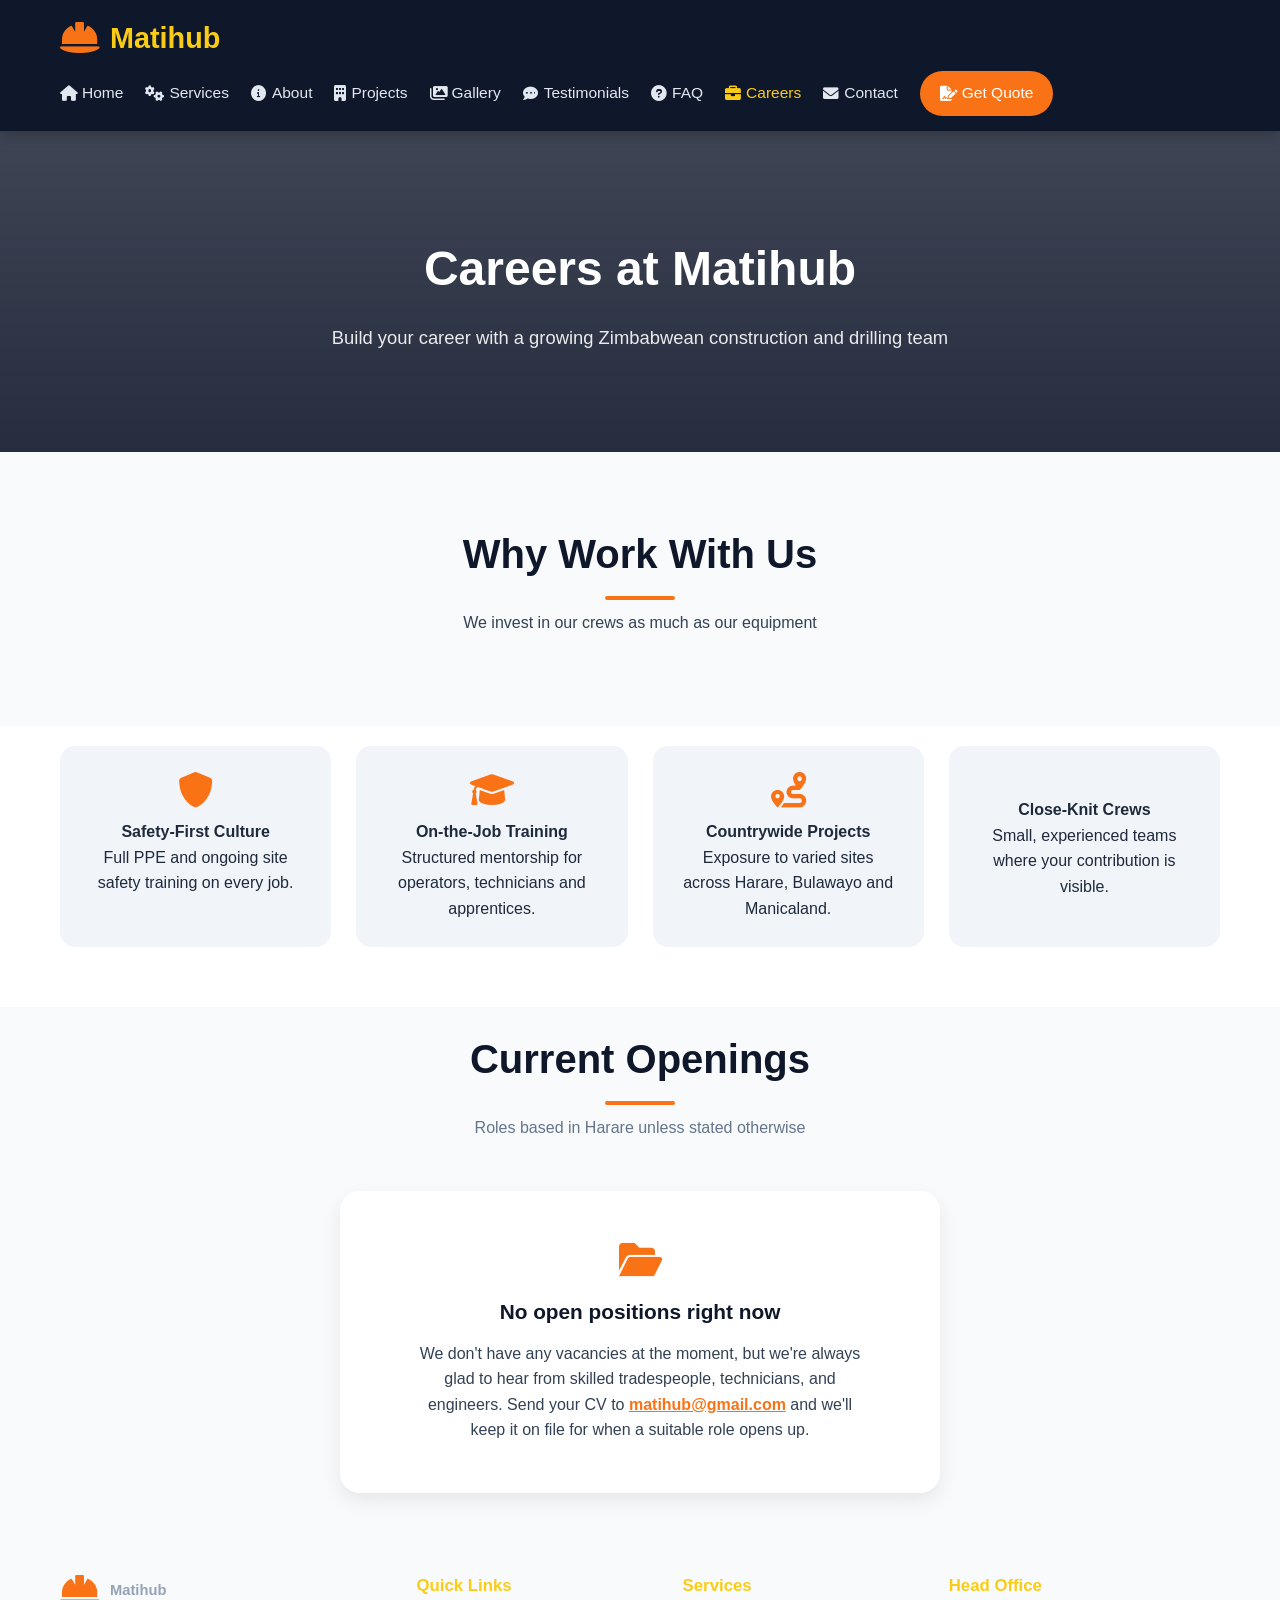
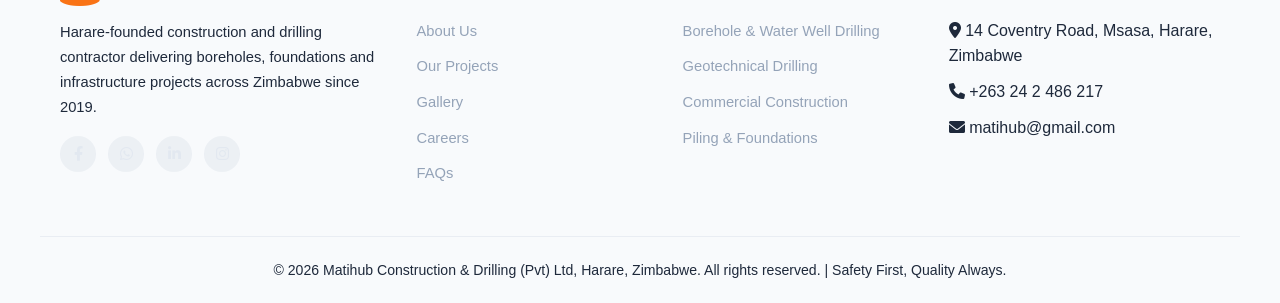
<file: careers.html>
<!DOCTYPE html>
<html lang="en">
<head>
  <meta charset="UTF-8">
  <meta name="viewport" content="width=device-width, initial-scale=1.0">
  <title>Careers - Matihub</title>
  <meta name="description" content="Join the Matihub team. Learn about working with our construction and drilling crews across Zimbabwe.">
  <link rel="stylesheet" href="https://cdnjs.cloudflare.com/ajax/libs/font-awesome/6.0.0-beta3/css/all.min.css">
  <link rel="stylesheet" href="css/main.css">
  <link rel="stylesheet" href="css/pages/careers.css">
</head>
<body data-page="careers">

  <div id="site-header"></div>

  <section class="page-banner" style="background-image: linear-gradient(rgba(15, 23, 42, 0.8), rgba(15, 23, 42, 0.9)), url('https://images.unsplash.com/photo-1504917595217-d4dc5ebe6122?auto=format&fit=crop&w=1350&q=80');">
    <div class="container">
      <h1>Careers at Matihub</h1>
      <p>Build your career with a growing Zimbabwean construction and drilling team</p>
    </div>
  </section>

  <section class="careers-intro">
    <div class="container">
      <div class="section-title">
        <h2>Why Work With Us</h2>
        <p>We invest in our crews as much as our equipment</p>
      </div>
    </div>
  </section>

  <section class="perks">
    <div class="container">
      <div class="perks-grid">
        <div class="perk-card"><i class="fas fa-shield-alt"></i><h4>Safety-First Culture</h4><p>Full PPE and ongoing site safety training on every job.</p></div>
        <div class="perk-card"><i class="fas fa-graduation-cap"></i><h4>On-the-Job Training</h4><p>Structured mentorship for operators, technicians and apprentices.</p></div>
        <div class="perk-card"><i class="fas fa-route"></i><h4>Countrywide Projects</h4><p>Exposure to varied sites across Harare, Bulawayo and Manicaland.</p></div>
        <div class="perk-card"><i class="fas fa-people-group"></i><h4>Close-Knit Crews</h4><p>Small, experienced teams where your contribution is visible.</p></div>
      </div>
    </div>
  </section>

  <section class="openings">
    <div class="container">
      <div class="section-title">
        <h2>Current Openings</h2>
        <p>Roles based in Harare unless stated otherwise</p>
      </div>

      <div class="no-openings">
        <i class="fas fa-folder-open"></i>
        <h3>No open positions right now</h3>
        <p>We don't have any vacancies at the moment, but we're always glad to hear from skilled tradespeople, technicians, and engineers. Send your CV to <a href="mailto:matihub@gmail.com" style="color:var(--clay); font-weight:600;">matihub@gmail.com</a> and we'll keep it on file for when a suitable role opens up.</p>
      </div>
    </div>
  </section>

  <div id="site-footer"></div>

  <script src="js/main.js" defer></script>
</body>
</html>
</file>
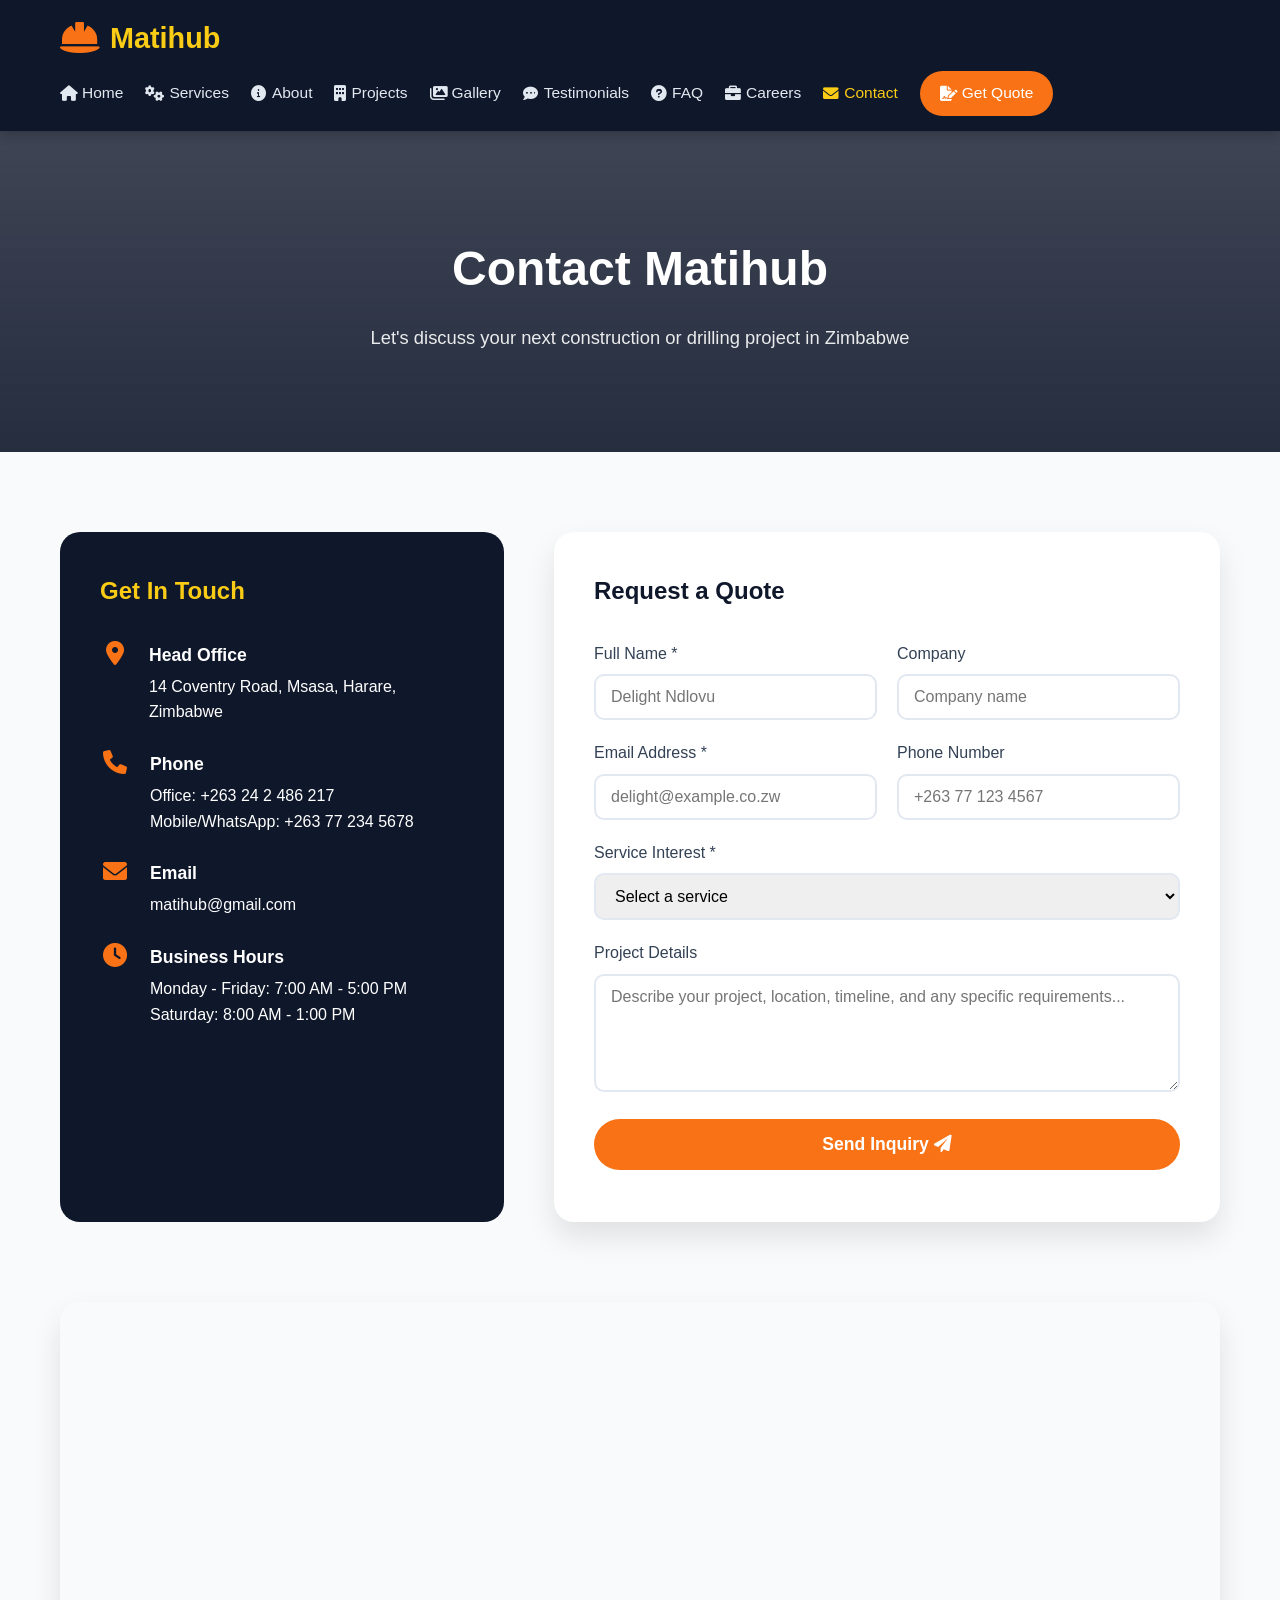
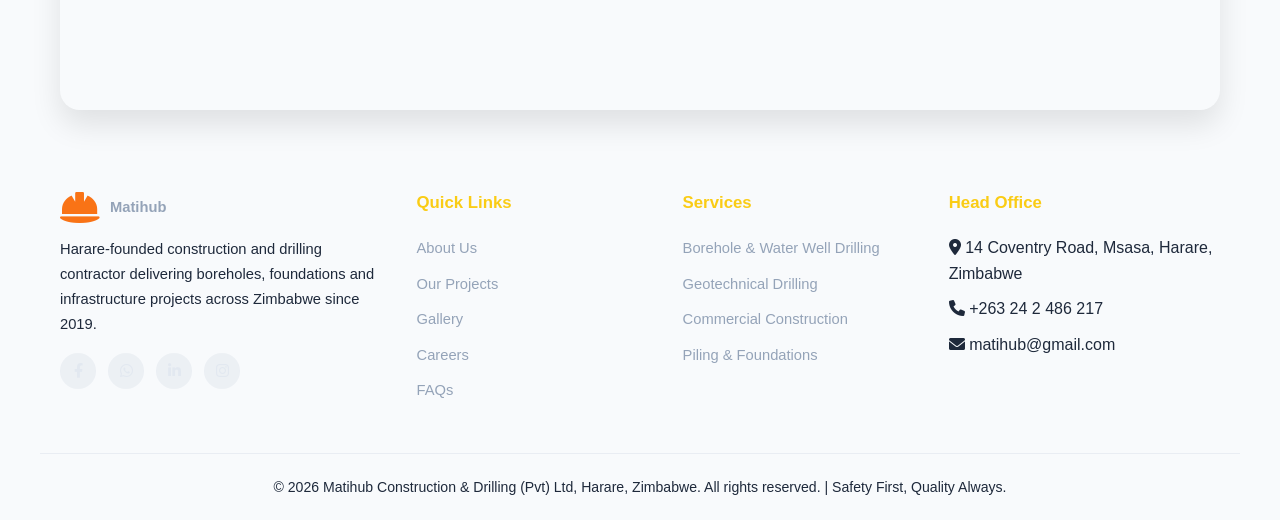
<file: contact.html>
<!DOCTYPE html>
<html lang="en">
<head>
  <meta charset="UTF-8">
  <meta name="viewport" content="width=device-width, initial-scale=1.0">
  <title>Contact Us - Matihub</title>
  <meta name="description" content="Get in touch with Matihub Construction & Drilling in Harare, Zimbabwe for a free site assessment and quote.">
  <link rel="stylesheet" href="https://cdnjs.cloudflare.com/ajax/libs/font-awesome/6.0.0-beta3/css/all.min.css">
  <link rel="stylesheet" href="css/main.css">
  <link rel="stylesheet" href="css/pages/contact.css">
</head>
<body data-page="contact">

  <div id="site-header"></div>

  <section class="page-banner" style="background-image: linear-gradient(rgba(15, 23, 42, 0.8), rgba(15, 23, 42, 0.9)), url('https://images.unsplash.com/photo-1423666639041-f56000c27a9a?auto=format&fit=crop&w=1350&q=80');">
    <div class="container">
      <h1>Contact Matihub</h1>
      <p>Let's discuss your next construction or drilling project in Zimbabwe</p>
    </div>
  </section>

  <section class="contact-section">
    <div class="container">
      <div class="contact-grid">
        <div class="contact-info">
          <h2>Get In Touch</h2>
          <div class="info-item">
            <i class="fas fa-map-marker-alt"></i>
            <div>
              <h3>Head Office</h3>
              <p>14 Coventry Road, Msasa, Harare, Zimbabwe</p>
            </div>
          </div>
          <div class="info-item">
            <i class="fas fa-phone"></i>
            <div>
              <h3>Phone</h3>
              <p>Office: +263 24 2 486 217<br>Mobile/WhatsApp: +263 77 234 5678</p>
            </div>
          </div>
          <div class="info-item">
            <i class="fas fa-envelope"></i>
            <div>
              <h3>Email</h3>
              <p>matihub@gmail.com</p>
            </div>
          </div>
          <div class="info-item">
            <i class="fas fa-clock"></i>
            <div>
              <h3>Business Hours</h3>
              <p>Monday - Friday: 7:00 AM - 5:00 PM<br>Saturday: 8:00 AM - 1:00 PM</p>
            </div>
          </div>
        </div>

        <div class="contact-form">
          <h2>Request a Quote</h2>
          <form id="quoteForm">
            <div class="form-row">
              <div class="form-group">
                <label for="fullName">Full Name *</label>
                <input type="text" id="fullName" required placeholder="Delight Ndlovu">
              </div>
              <div class="form-group">
                <label for="company">Company</label>
                <input type="text" id="company" placeholder="Company name">
              </div>
            </div>
            <div class="form-row">
              <div class="form-group">
                <label for="email">Email Address *</label>
                <input type="email" id="email" required placeholder="delight@example.co.zw">
              </div>
              <div class="form-group">
                <label for="phone">Phone Number</label>
                <input type="tel" id="phone" placeholder="+263 77 123 4567">
              </div>
            </div>
            <div class="form-group">
              <label for="service">Service Interest *</label>
              <select id="service" required>
                <option value="">Select a service</option>
                <option>Borehole &amp; Water Well Drilling</option>
                <option>Geotechnical Drilling</option>
                <option>Commercial Construction</option>
                <option>Piling &amp; Foundations</option>
                <option>Civil Infrastructure</option>
                <option>Other</option>
              </select>
            </div>
            <div class="form-group">
              <label for="details">Project Details</label>
              <textarea id="details" rows="5" placeholder="Describe your project, location, timeline, and any specific requirements..."></textarea>
            </div>
            <button type="submit" class="submit-btn">Send Inquiry <i class="fas fa-paper-plane"></i></button>
            <p class="form-note" id="formStatus"></p>
          </form>
        </div>
      </div>
    </div>
  </section>

  <section class="map-section">
    <div class="container">
      <div class="map-container">
        <iframe src="https://www.google.com/maps?q=Msasa,+Harare,+Zimbabwe&output=embed" allowfullscreen="" loading="lazy" title="Matihub head office location in Msasa, Harare"></iframe>
      </div>
    </div>
  </section>

  <div id="site-footer"></div>

  <script src="js/main.js" defer></script>
  <script src="js/pages/contact.js" defer></script>
</body>
</html>
</file>
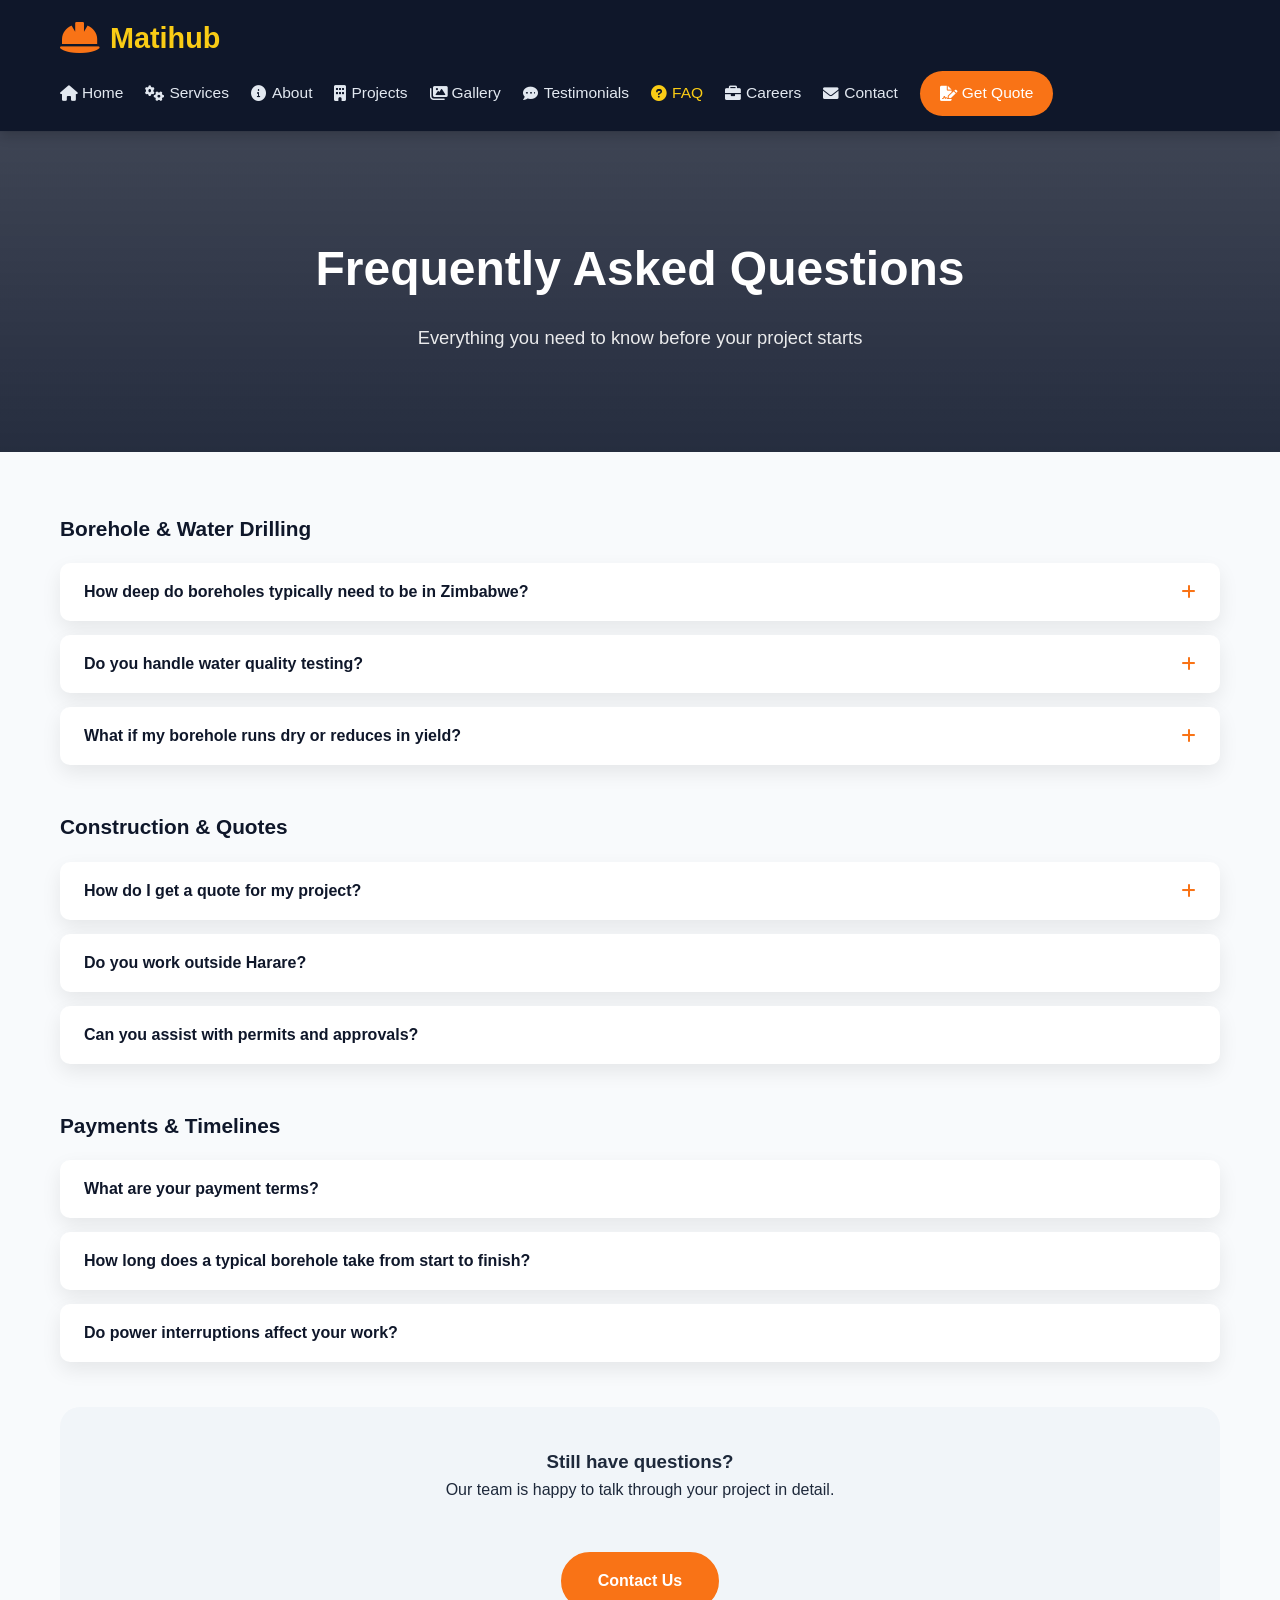
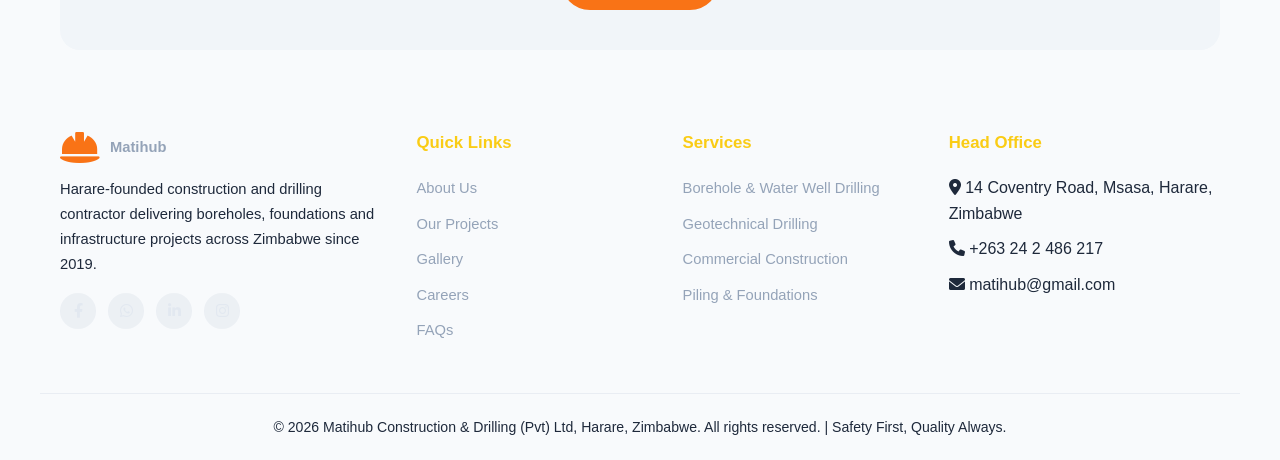
<file: faq.html>
<!DOCTYPE html>
<html lang="en">
<head>
  <meta charset="UTF-8">
  <meta name="viewport" content="width=device-width, initial-scale=1.0">
  <title>FAQs - Matihub</title>
  <meta name="description" content="Answers to common questions about borehole drilling, construction quotes, and working with Matihub in Zimbabwe.">
  <link rel="stylesheet" href="https://cdnjs.cloudflare.com/ajax/libs/font-awesome/6.0.0-beta3/css/all.min.css">
  <link rel="stylesheet" href="css/main.css">
  <link rel="stylesheet" href="css/pages/faq.css">
</head>
<body data-page="faq">

  <div id="site-header"></div>

  <section class="page-banner" style="background-image: linear-gradient(rgba(15, 23, 42, 0.8), rgba(15, 23, 42, 0.9)), url('https://images.unsplash.com/photo-1590856029826-c7a73142bbf1?auto=format&fit=crop&w=1350&q=80');">
    <div class="container">
      <h1>Frequently Asked Questions</h1>
      <p>Everything you need to know before your project starts</p>
    </div>
  </section>

  <section class="faq-section">
    <div class="container">

      <div class="faq-category">
        <h3>Borehole &amp; Water Drilling</h3>

        <div class="faq-item">
          <button class="faq-question">How deep do boreholes typically need to be in Zimbabwe? <i class="fas fa-plus"></i></button>
          <div class="faq-answer"><p>It varies by area and underlying geology. Many residential boreholes strike a reliable water column between 40 and 90 metres, though some sites in harder rock or drought-affected areas require deeper drilling. We assess this on a site-by-site basis before quoting.</p></div>
        </div>

        <div class="faq-item">
          <button class="faq-question">Do you handle water quality testing? <i class="fas fa-plus"></i></button>
          <div class="faq-answer"><p>Yes. Once a borehole is drilled, we take a water sample and can arrange laboratory testing so you know your water is safe for its intended use before we install a pump.</p></div>
        </div>

        <div class="faq-item">
          <button class="faq-question">What if my borehole runs dry or reduces in yield? <i class="fas fa-plus"></i></button>
          <div class="faq-answer"><p>We offer rehabilitation and deepening services for existing boreholes, including ours and those drilled by other contractors, subject to a site inspection.</p></div>
        </div>
      </div>

      <div class="faq-category">
        <h3>Construction &amp; Quotes</h3>

        <div class="faq-item">
          <button class="faq-question">How do I get a quote for my project? <i class="fas fa-plus"></i></button>
          <div class="faq-answer"><p>Fill in the quote request form on our <a href="contact.html">Contact page</a>, call our office, or message us on WhatsApp. We'll schedule a site visit and follow up with an itemised quote.</p></div>
        </div>

        <div class="faq-item">
          <button class="faq-question">Do you work outside Harare?</button>
          <div class="faq-answer"><p>Yes — we have crews based in Harare and Bulawayo and regularly take on projects across Mashonaland, Matabeleland, and Manicaland.</p></div>
        </div>

        <div class="faq-item">
          <button class="faq-question">Can you assist with permits and approvals?</button>
          <div class="faq-answer"><p>We help clients understand what local council and regulatory approvals typically apply to their project and can coordinate with relevant authorities on your behalf where needed.</p></div>
        </div>
      </div>

      <div class="faq-category">
        <h3>Payments &amp; Timelines</h3>

        <div class="faq-item">
          <button class="faq-question">What are your payment terms?</button>
          <div class="faq-answer"><p>Most projects follow a deposit-on-confirmation and balance-on-completion structure, with milestone payments for larger construction contracts. Exact terms are set out in your quote.</p></div>
        </div>

        <div class="faq-item">
          <button class="faq-question">How long does a typical borehole take from start to finish?</button>
          <div class="faq-answer"><p>A standard residential borehole, including drilling, casing, and test pumping, is usually completed within one to three working days, depending on depth and site access.</p></div>
        </div>

        <div class="faq-item">
          <button class="faq-question">Do power interruptions affect your work?</button>
          <div class="faq-answer"><p>No — our drill rigs and most site equipment are diesel-powered, so scheduled power interruptions don't hold up drilling or excavation work.</p></div>
        </div>
      </div>

    </div>

    <div class="container">
      <div class="faq-cta">
        <h3>Still have questions?</h3>
        <p>Our team is happy to talk through your project in detail.</p>
        <div class="mt-lg"><a href="contact.html" class="btn-primary">Contact Us</a></div>
      </div>
    </div>
  </section>

  <div id="site-footer"></div>

  <script src="js/main.js" defer></script>
  <script src="js/pages/faq.js" defer></script>
</body>
</html>
</file>
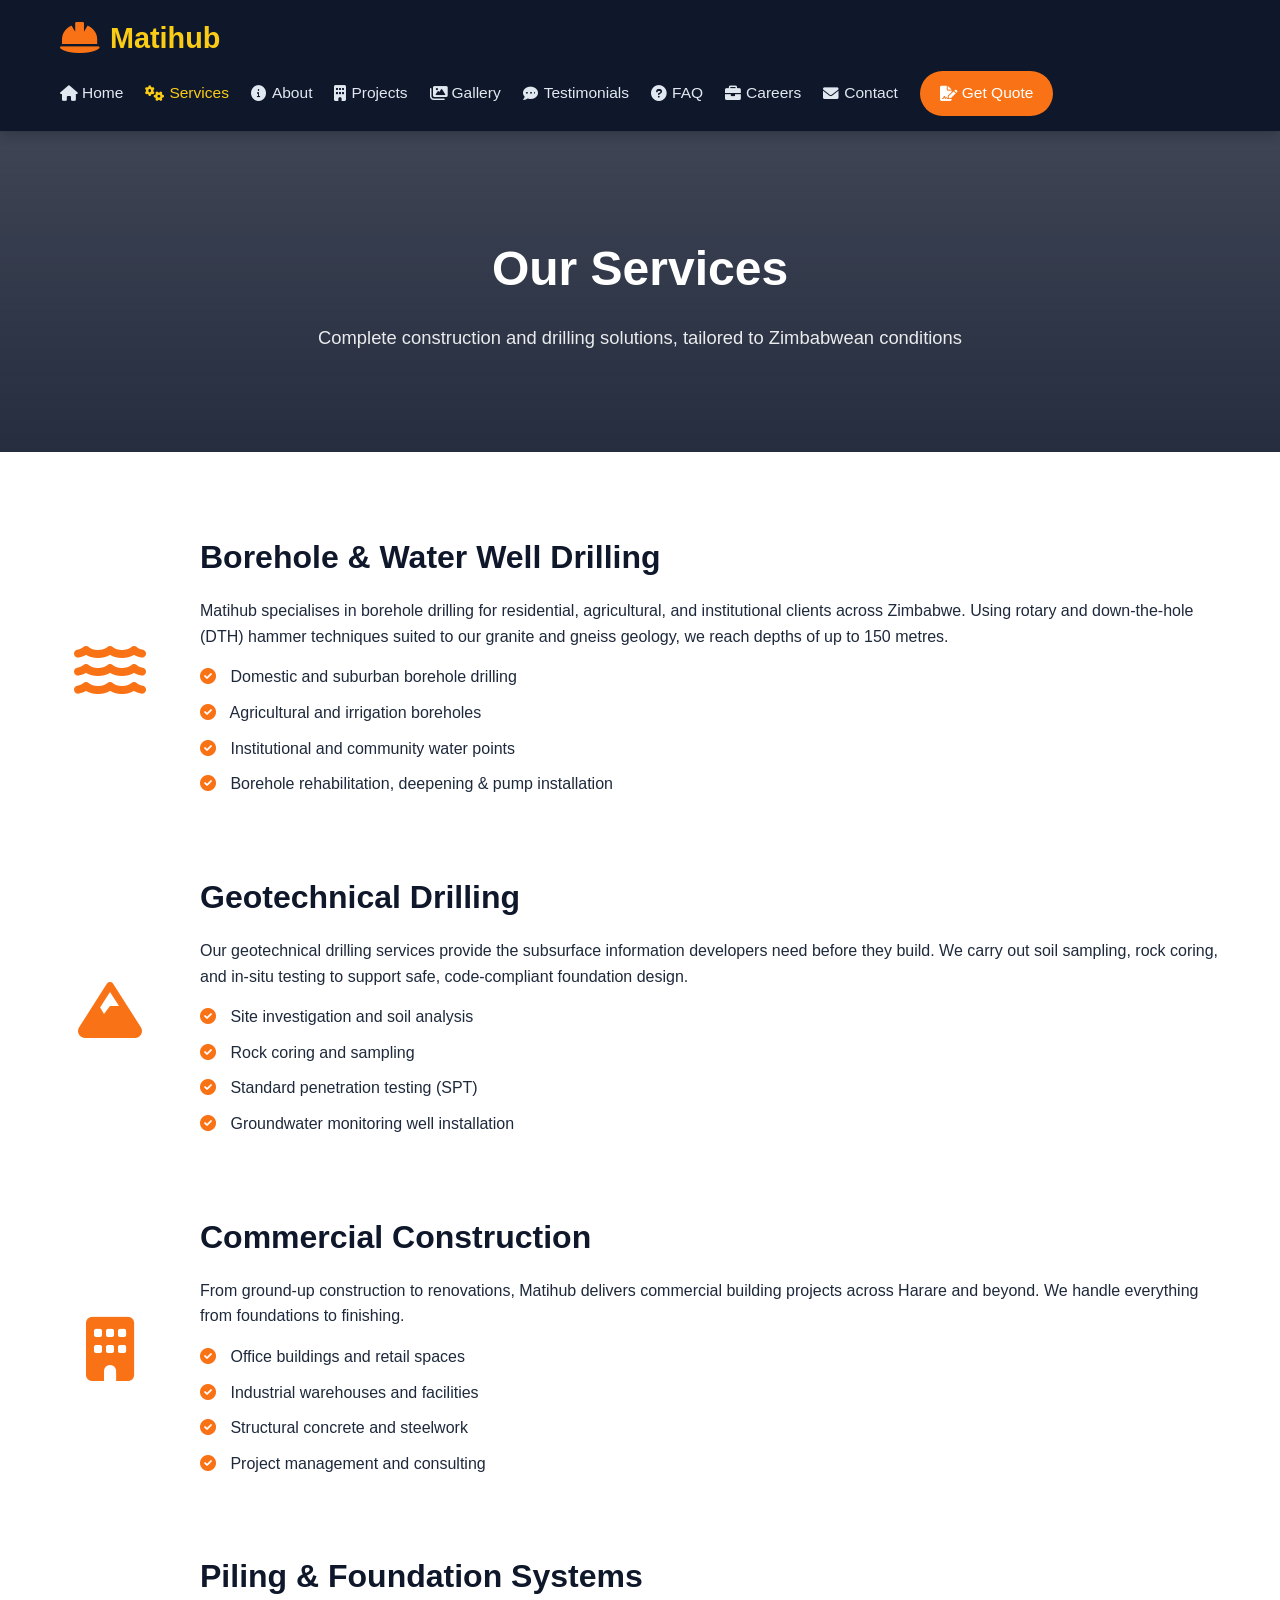
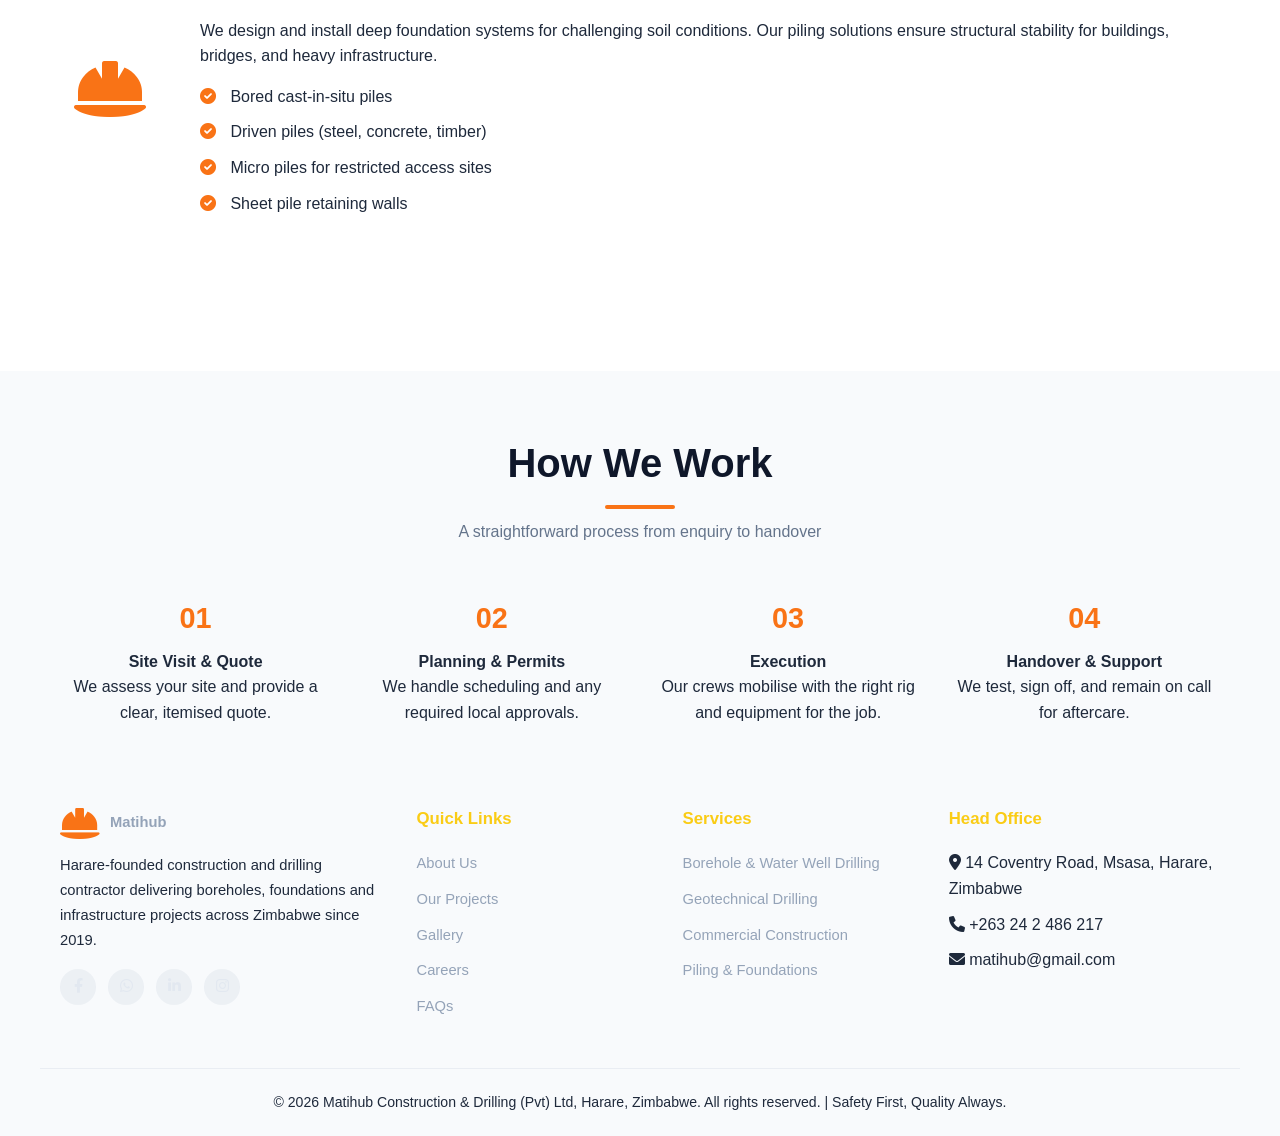
<file: services.html>
<!DOCTYPE html>
<html lang="en">
<head>
  <meta charset="UTF-8">
  <meta name="viewport" content="width=device-width, initial-scale=1.0">
  <title>Services - Matihub</title>
  <meta name="description" content="Borehole drilling, geotechnical investigation, commercial construction, and piling services from Matihub, based in Harare, Zimbabwe.">
  <link rel="stylesheet" href="https://cdnjs.cloudflare.com/ajax/libs/font-awesome/6.0.0-beta3/css/all.min.css">
  <link rel="stylesheet" href="css/main.css">
  <link rel="stylesheet" href="css/pages/services.css">
</head>
<body data-page="services">

  <div id="site-header"></div>

  <section class="page-banner" style="background-image: linear-gradient(rgba(15, 23, 42, 0.8), rgba(15, 23, 42, 0.9)), url('https://images.unsplash.com/photo-1581092160562-40aa08e78837?auto=format&fit=crop&w=1350&q=80');">
    <div class="container">
      <h1>Our Services</h1>
      <p>Complete construction and drilling solutions, tailored to Zimbabwean conditions</p>
    </div>
  </section>

  <section class="services-detailed">
    <div class="container">
      <div class="service-item" id="water-well-drilling">
        <div class="service-icon"><i class="fas fa-water"></i></div>
        <div class="service-content">
          <h2>Borehole &amp; Water Well Drilling</h2>
          <p>Matihub specialises in borehole drilling for residential, agricultural, and institutional clients across Zimbabwe. Using rotary and down-the-hole (DTH) hammer techniques suited to our granite and gneiss geology, we reach depths of up to 150 metres.</p>
          <ul>
            <li><i class="fas fa-check-circle"></i> Domestic and suburban borehole drilling</li>
            <li><i class="fas fa-check-circle"></i> Agricultural and irrigation boreholes</li>
            <li><i class="fas fa-check-circle"></i> Institutional and community water points</li>
            <li><i class="fas fa-check-circle"></i> Borehole rehabilitation, deepening &amp; pump installation</li>
          </ul>
        </div>
      </div>

      <div class="service-item" id="geotechnical-drilling">
        <div class="service-icon"><i class="fas fa-mountain"></i></div>
        <div class="service-content">
          <h2>Geotechnical Drilling</h2>
          <p>Our geotechnical drilling services provide the subsurface information developers need before they build. We carry out soil sampling, rock coring, and in-situ testing to support safe, code-compliant foundation design.</p>
          <ul>
            <li><i class="fas fa-check-circle"></i> Site investigation and soil analysis</li>
            <li><i class="fas fa-check-circle"></i> Rock coring and sampling</li>
            <li><i class="fas fa-check-circle"></i> Standard penetration testing (SPT)</li>
            <li><i class="fas fa-check-circle"></i> Groundwater monitoring well installation</li>
          </ul>
        </div>
      </div>

      <div class="service-item" id="commercial-construction">
        <div class="service-icon"><i class="fas fa-building"></i></div>
        <div class="service-content">
          <h2>Commercial Construction</h2>
          <p>From ground-up construction to renovations, Matihub delivers commercial building projects across Harare and beyond. We handle everything from foundations to finishing.</p>
          <ul>
            <li><i class="fas fa-check-circle"></i> Office buildings and retail spaces</li>
            <li><i class="fas fa-check-circle"></i> Industrial warehouses and facilities</li>
            <li><i class="fas fa-check-circle"></i> Structural concrete and steelwork</li>
            <li><i class="fas fa-check-circle"></i> Project management and consulting</li>
          </ul>
        </div>
      </div>

      <div class="service-item" id="piling-foundations">
        <div class="service-icon"><i class="fas fa-hard-hat"></i></div>
        <div class="service-content">
          <h2>Piling &amp; Foundation Systems</h2>
          <p>We design and install deep foundation systems for challenging soil conditions. Our piling solutions ensure structural stability for buildings, bridges, and heavy infrastructure.</p>
          <ul>
            <li><i class="fas fa-check-circle"></i> Bored cast-in-situ piles</li>
            <li><i class="fas fa-check-circle"></i> Driven piles (steel, concrete, timber)</li>
            <li><i class="fas fa-check-circle"></i> Micro piles for restricted access sites</li>
            <li><i class="fas fa-check-circle"></i> Sheet pile retaining walls</li>
          </ul>
        </div>
      </div>
    </div>
  </section>

  <section class="process-strip">
    <div class="container">
      <div class="section-title">
        <h2>How We Work</h2>
        <p>A straightforward process from enquiry to handover</p>
      </div>
      <div class="process-grid">
        <div class="process-step"><span class="step-num">01</span><h4>Site Visit &amp; Quote</h4><p>We assess your site and provide a clear, itemised quote.</p></div>
        <div class="process-step"><span class="step-num">02</span><h4>Planning &amp; Permits</h4><p>We handle scheduling and any required local approvals.</p></div>
        <div class="process-step"><span class="step-num">03</span><h4>Execution</h4><p>Our crews mobilise with the right rig and equipment for the job.</p></div>
        <div class="process-step"><span class="step-num">04</span><h4>Handover &amp; Support</h4><p>We test, sign off, and remain on call for aftercare.</p></div>
      </div>
    </div>
  </section>

  <div id="site-footer"></div>

  <script src="js/main.js" defer></script>
</body>
</html>
</file>
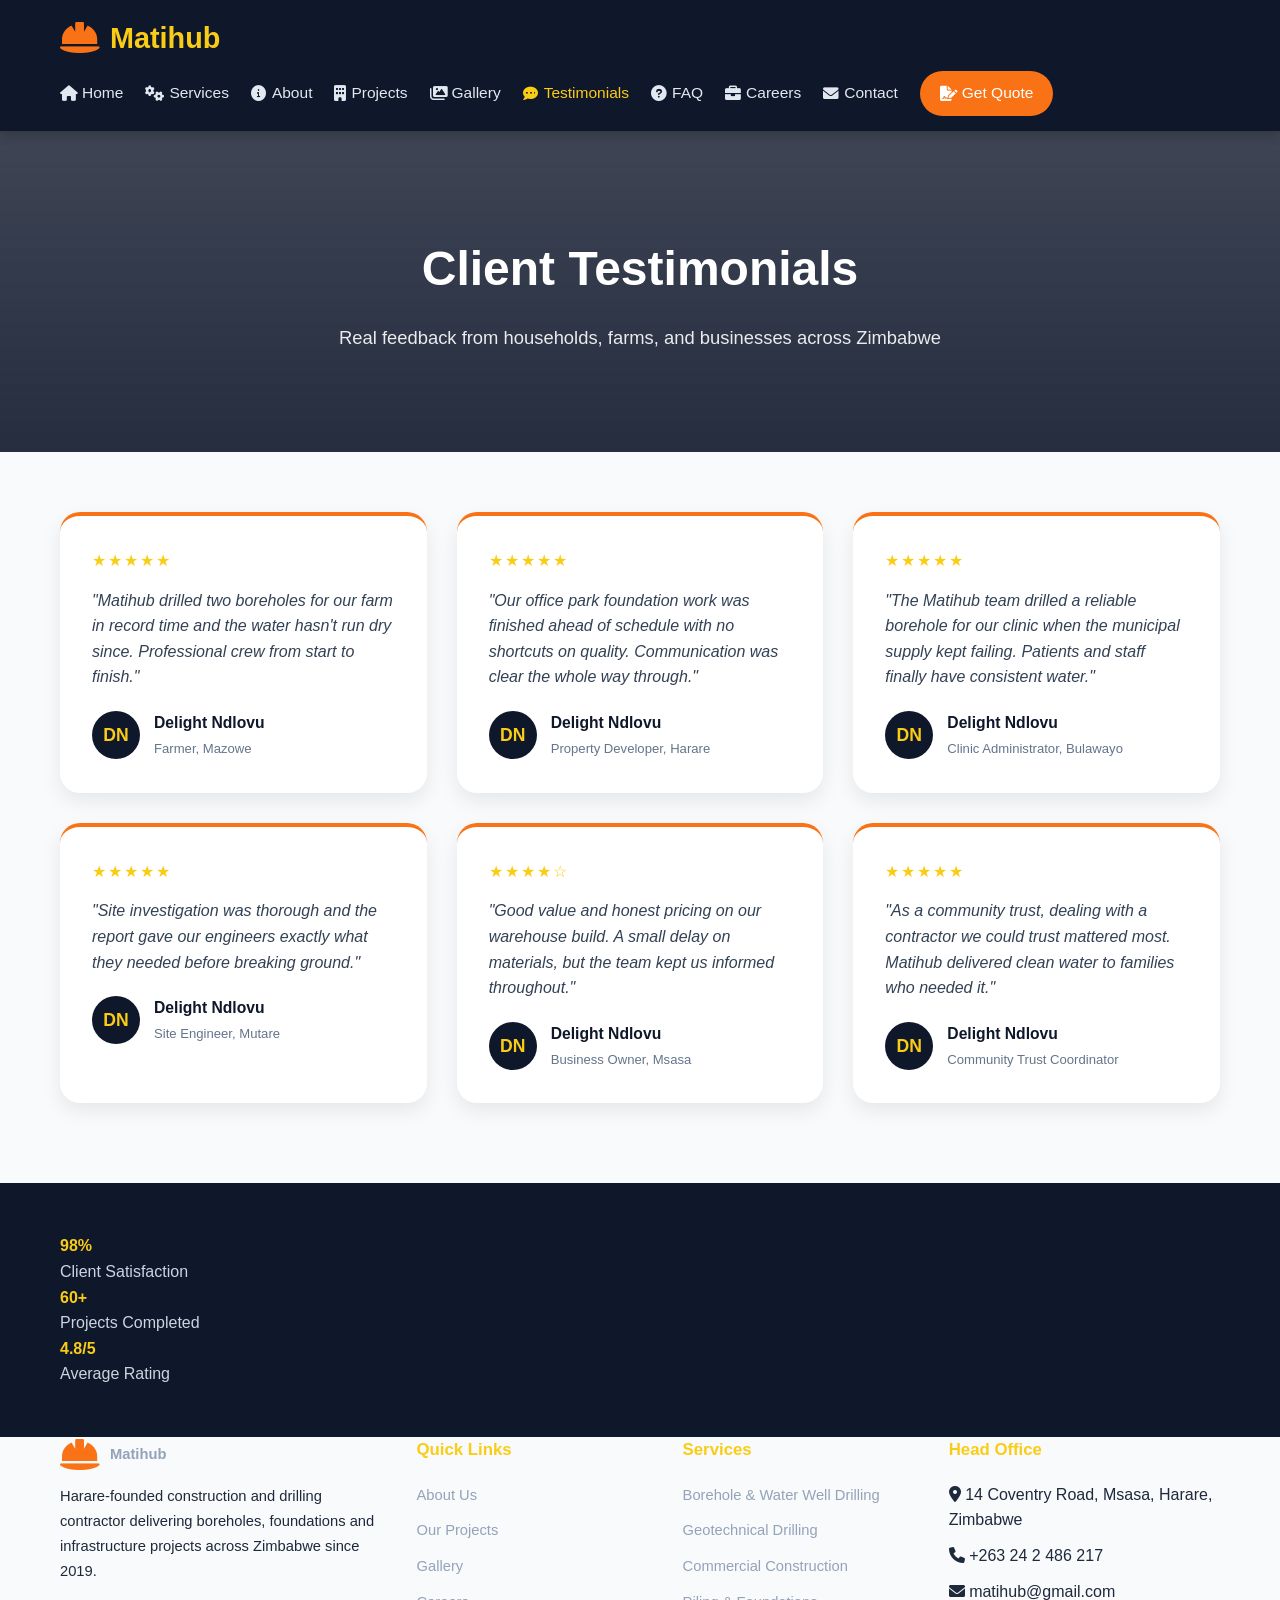
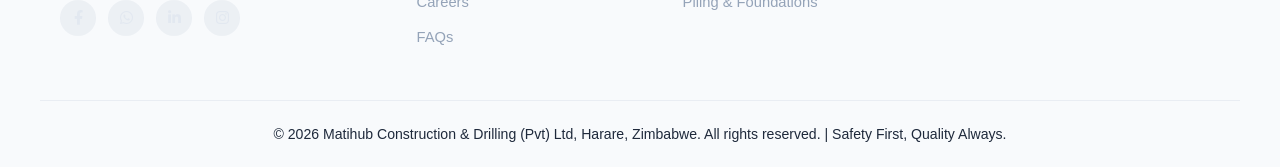
<file: testimonials.html>
<!DOCTYPE html>
<html lang="en">
<head>
  <meta charset="UTF-8">
  <meta name="viewport" content="width=device-width, initial-scale=1.0">
  <title>Testimonials - Matihub</title>
  <meta name="description" content="What clients across Zimbabwe say about working with Matihub Construction & Drilling.">
  <link rel="stylesheet" href="https://cdnjs.cloudflare.com/ajax/libs/font-awesome/6.0.0-beta3/css/all.min.css">
  <link rel="stylesheet" href="css/main.css">
  <link rel="stylesheet" href="css/pages/testimonials.css">
</head>
<body data-page="testimonials">

  <div id="site-header"></div>

  <section class="page-banner" style="background-image: linear-gradient(rgba(15, 23, 42, 0.8), rgba(15, 23, 42, 0.9)), url('https://images.unsplash.com/photo-1541888946425-d81bb19240f5?auto=format&fit=crop&w=1350&q=80');">
    <div class="container">
      <h1>Client Testimonials</h1>
      <p>Real feedback from households, farms, and businesses across Zimbabwe</p>
    </div>
  </section>

  <section class="testimonials-section">
    <div class="container">
      <div class="testimonials-grid">

        <div class="testimonial-card">
          <div class="testimonial-stars">★★★★★</div>
          <p class="quote">"Matihub drilled two boreholes for our farm in record time and the water hasn't run dry since. Professional crew from start to finish."</p>
          <div class="testimonial-author">
            <div class="avatar">DN</div>
            <div><h4>Delight Ndlovu</h4><span>Farmer, Mazowe</span></div>
          </div>
        </div>

        <div class="testimonial-card">
          <div class="testimonial-stars">★★★★★</div>
          <p class="quote">"Our office park foundation work was finished ahead of schedule with no shortcuts on quality. Communication was clear the whole way through."</p>
          <div class="testimonial-author">
            <div class="avatar">DN</div>
            <div><h4>Delight Ndlovu</h4><span>Property Developer, Harare</span></div>
          </div>
        </div>

        <div class="testimonial-card">
          <div class="testimonial-stars">★★★★★</div>
          <p class="quote">"The Matihub team drilled a reliable borehole for our clinic when the municipal supply kept failing. Patients and staff finally have consistent water."</p>
          <div class="testimonial-author">
            <div class="avatar">DN</div>
            <div><h4>Delight Ndlovu</h4><span>Clinic Administrator, Bulawayo</span></div>
          </div>
        </div>

        <div class="testimonial-card">
          <div class="testimonial-stars">★★★★★</div>
          <p class="quote">"Site investigation was thorough and the report gave our engineers exactly what they needed before breaking ground."</p>
          <div class="testimonial-author">
            <div class="avatar">DN</div>
            <div><h4>Delight Ndlovu</h4><span>Site Engineer, Mutare</span></div>
          </div>
        </div>

        <div class="testimonial-card">
          <div class="testimonial-stars">★★★★☆</div>
          <p class="quote">"Good value and honest pricing on our warehouse build. A small delay on materials, but the team kept us informed throughout."</p>
          <div class="testimonial-author">
            <div class="avatar">DN</div>
            <div><h4>Delight Ndlovu</h4><span>Business Owner, Msasa</span></div>
          </div>
        </div>

        <div class="testimonial-card">
          <div class="testimonial-stars">★★★★★</div>
          <p class="quote">"As a community trust, dealing with a contractor we could trust mattered most. Matihub delivered clean water to families who needed it."</p>
          <div class="testimonial-author">
            <div class="avatar">DN</div>
            <div><h4>Delight Ndlovu</h4><span>Community Trust Coordinator</span></div>
          </div>
        </div>

      </div>
    </div>
  </section>

  <section class="stats-strip">
    <div class="container drill-stats">
      <div class="stat"><h4>98%</h4><p>Client Satisfaction</p></div>
      <div class="stat"><h4>60+</h4><p>Projects Completed</p></div>
      <div class="stat"><h4>4.8/5</h4><p>Average Rating</p></div>
    </div>
  </section>

  <div id="site-footer"></div>

  <script src="js/main.js" defer></script>
</body>
</html>
</file>
<file: css/main.css>
/* ============================================
   MATIHUB — GLOBAL STYLESHEET
   Shared across every page: reset, typography,
   header/nav, footer, buttons, and common blocks.
   Page-specific styles live in /css/pages/*.css
   ============================================ */

:root {
  --navy: #0f172a;
  --navy-deep: #020617;
  --slate: #1e293b;
  --slate-mid: #334155;
  --slate-light: #64748b;
  --cream: #f8fafc;
  --white: #ffffff;
  --panel: #f1f5f9;
  --gold: #facc15;
  --clay: #f97316;
  --clay-deep: #ea580c;
  --clay-darker: #c2410c;
  --border: #e2e8f0;

  --radius-sm: 10px;
  --radius-md: 15px;
  --radius-lg: 20px;
  --radius-pill: 30px;

  --shadow-sm: 0 8px 20px rgba(0, 0, 0, 0.08);
  --shadow-md: 0 15px 30px rgba(0, 0, 0, 0.1);
  --shadow-lg: 0 20px 30px rgba(0, 0, 0, 0.2);
}

* { margin: 0; padding: 0; box-sizing: border-box; }

html { scroll-behavior: smooth; }

body {
  font-family: 'Segoe UI', Roboto, sans-serif;
  line-height: 1.6;
  color: var(--slate);
  background: var(--cream);
}

.container { max-width: 1200px; margin: 0 auto; padding: 0 20px; }

a { color: inherit; }

img { max-width: 100%; display: block; }

/* Respect reduced-motion preferences */
@media (prefers-reduced-motion: reduce) {
  html { scroll-behavior: auto; }
  * { animation-duration: 0.001ms !important; transition-duration: 0.001ms !important; }
}

/* ---------- Header / Navigation ---------- */
header {
  background: var(--navy);
  color: white;
  padding: 15px 0;
  position: sticky;
  top: 0;
  z-index: 100;
  box-shadow: 0 4px 12px rgba(0, 0, 0, 0.2);
}

.header-flex { display: flex; justify-content: space-between; align-items: center; flex-wrap: wrap; gap: 10px; }

.logo {
  font-size: 1.8rem;
  font-weight: 700;
  color: var(--gold);
  text-decoration: none;
  display: flex;
  align-items: center;
  gap: 10px;
  white-space: nowrap;
}
.logo i { font-size: 2.2rem; color: var(--clay); }
.logo .tagline { display: none; }

.nav-toggle {
  display: none;
  background: transparent;
  border: none;
  color: white;
  font-size: 1.6rem;
  cursor: pointer;
  padding: 4px 8px;
}

.nav-links {
  display: flex;
  gap: 22px;
  align-items: center;
  flex-wrap: wrap;
}

.nav-links a {
  color: #e2e8f0;
  text-decoration: none;
  font-weight: 500;
  transition: 0.3s;
  display: flex;
  align-items: center;
  gap: 5px;
  font-size: 0.97rem;
}

.nav-links a:hover,
.nav-links a.active { color: var(--gold); }

.btn-quote {
  background: var(--clay);
  color: white !important;
  padding: 10px 20px;
  border-radius: var(--radius-pill);
  font-weight: 600;
}
.btn-quote:hover { background: var(--clay-deep); }

@media (max-width: 900px) {
  .nav-toggle { display: block; }
  .nav-links {
    display: none;
    width: 100%;
    flex-direction: column;
    align-items: flex-start;
    gap: 14px;
    padding-top: 15px;
    border-top: 1px solid rgba(255, 255, 255, 0.1);
    margin-top: 10px;
  }
  .nav-links.open { display: flex; }
  .btn-quote { align-self: stretch; text-align: center; justify-content: center; }
}

/* ---------- Page banner (used by every interior page) ---------- */
.page-banner {
  padding: 100px 0;
  color: white;
  text-align: center;
  background-size: cover;
  background-position: center;
}
.page-banner h1 { font-size: 3rem; margin-bottom: 15px; }
.page-banner p { font-size: 1.15rem; opacity: 0.9; }

/* ---------- Section title ---------- */
.section-title { text-align: center; margin-bottom: 50px; }
.section-title h2 { font-size: 2.5rem; color: var(--navy); margin-bottom: 10px; }
.section-title h2:after {
  content: '';
  display: block;
  width: 70px;
  height: 4px;
  background: var(--clay);
  margin: 10px auto 0;
  border-radius: 4px;
}
.section-title p { color: var(--slate-light); }

/* ---------- Buttons ---------- */
.btn-primary, .btn-secondary {
  padding: 14px 35px;
  border-radius: 40px;
  font-weight: 700;
  text-decoration: none;
  display: inline-flex;
  align-items: center;
  gap: 8px;
  transition: 0.3s;
  cursor: pointer;
  font-size: 1rem;
  border: 2px solid transparent;
}
.btn-primary { background: var(--clay); color: white; border-color: var(--clay); }
.btn-primary:hover { background: var(--clay-darker); }
.btn-secondary { background: transparent; color: white; border-color: white; }
.btn-secondary:hover { background: rgba(255, 255, 255, 0.15); }

/* ---------- Generic card ---------- */
.card {
  background: var(--panel);
  border-radius: var(--radius-md);
  padding: 30px;
}

/* ---------- Footer ---------- */
footer { background: var(--navy-deep); color: #94a3b8; padding: 60px 0 0; }
.footer-grid {
  display: grid;
  grid-template-columns: 1.4fr 1fr 1fr 1.2fr;
  gap: 40px;
  padding-bottom: 40px;
  border-bottom: 1px solid rgba(148, 163, 184, 0.15);
}
.footer-col h4 { color: var(--gold); font-size: 1.05rem; margin-bottom: 18px; }
.footer-col.brand .logo { margin-bottom: 12px; }
.footer-col p { font-size: 0.92rem; line-height: 1.7; }
.footer-col ul { list-style: none; }
.footer-col ul li { margin-bottom: 10px; }
.footer-col a { text-decoration: none; color: #94a3b8; font-size: 0.92rem; transition: 0.2s; }
.footer-col a:hover { color: var(--gold); }
.footer-social { display: flex; gap: 12px; margin-top: 16px; }
.footer-social a {
  width: 36px; height: 36px; border-radius: 50%;
  background: rgba(148, 163, 184, 0.12);
  display: flex; align-items: center; justify-content: center;
  color: #e2e8f0;
}
.footer-social a:hover { background: var(--clay); color: white; }
.footer-bottom {
  text-align: center;
  padding: 22px 0;
  font-size: 0.88rem;
}
.footer-bottom a { color: #94a3b8; text-decoration: underline; }

@media (max-width: 900px) {
  .footer-grid { grid-template-columns: 1fr 1fr; }
}
@media (max-width: 560px) {
  .footer-grid { grid-template-columns: 1fr; }
}

/* ---------- Utility ---------- */
.text-center { text-align: center; }
.mt-lg { margin-top: 50px; }
</file>
<file: css/pages/careers.css>
/* ============ CAREERS PAGE ============ */

.careers-intro { padding: 70px 0 40px; text-align: center; }
.careers-intro p { max-width: 700px; margin: 0 auto; color: var(--slate-mid); }

.perks { padding: 20px 0 60px; background: white; }
.perks-grid { display: grid; grid-template-columns: repeat(auto-fit, minmax(220px, 1fr)); gap: 25px; }
.perk-card { text-align: center; padding: 26px; background: var(--panel); border-radius: var(--radius-md); }
.perk-card i { font-size: 2.2rem; color: var(--clay); margin-bottom: 12px; }

.openings { padding: 20px 0 80px; }
.no-openings {
  background: white; border-radius: var(--radius-lg); box-shadow: var(--shadow-sm);
  padding: 50px 30px; text-align: center; max-width: 600px; margin: 0 auto;
}
.no-openings i { font-size: 2.4rem; color: var(--clay); margin-bottom: 16px; }
.no-openings h3 { color: var(--navy); margin-bottom: 12px; font-size: 1.3rem; }
.no-openings p { color: var(--slate-mid); max-width: 460px; margin: 0 auto; }
</file>
<file: css/pages/contact.css>
/* ============ CONTACT PAGE ============ */

.contact-section { padding: 80px 0; }
.contact-grid { display: grid; grid-template-columns: 1fr 1.5fr; gap: 50px; }
.contact-info { background: var(--navy); color: white; padding: 40px; border-radius: var(--radius-lg); }
.contact-info h2 { margin-bottom: 30px; color: var(--gold); }
.info-item { display: flex; gap: 20px; margin-bottom: 25px; align-items: flex-start; }
.info-item i { font-size: 1.5rem; color: var(--clay); width: 30px; text-align: center; }
.info-item h3 { margin-bottom: 5px; font-size: 1.1rem; }

.contact-form { background: white; padding: 40px; border-radius: var(--radius-lg); box-shadow: var(--shadow-md); }
.contact-form h2 { margin-bottom: 30px; color: var(--navy); }
.form-group { margin-bottom: 20px; }
.form-group label { display: block; margin-bottom: 8px; font-weight: 500; color: var(--slate-mid); }
.form-group input, .form-group select, .form-group textarea { width: 100%; padding: 12px 15px; border: 2px solid var(--border); border-radius: var(--radius-sm); font-size: 1rem; transition: 0.3s; font-family: inherit; }
.form-group input:focus, .form-group select:focus, .form-group textarea:focus { outline: none; border-color: var(--clay); }
.form-row { display: grid; grid-template-columns: 1fr 1fr; gap: 20px; }
.submit-btn { background: var(--clay); color: white; border: none; padding: 15px 40px; border-radius: var(--radius-pill); font-weight: 700; font-size: 1.1rem; cursor: pointer; transition: 0.3s; width: 100%; }
.submit-btn:hover { background: var(--clay-deep); }
.form-note { font-size: 0.85rem; color: var(--slate-light); margin-top: 12px; text-align: center; }

.map-section { padding: 0 0 80px; }
.map-container { border-radius: var(--radius-lg); overflow: hidden; box-shadow: var(--shadow-md); }
.map-container iframe { width: 100%; height: 400px; border: none; }

@media (max-width: 768px) {
  .contact-grid { grid-template-columns: 1fr; }
  .form-row { grid-template-columns: 1fr; }
}
</file>
<file: css/pages/faq.css>
/* ============ FAQ PAGE ============ */

.faq-section { padding: 60px 0 80px; }
.faq-category { margin-bottom: 45px; }
.faq-category h3 { color: var(--navy); font-size: 1.3rem; margin-bottom: 18px; }
.faq-item { background: white; border-radius: var(--radius-sm); box-shadow: var(--shadow-sm); margin-bottom: 14px; overflow: hidden; }
.faq-question {
  width: 100%; text-align: left; background: none; border: none; cursor: pointer;
  padding: 20px 24px; font-size: 1rem; font-weight: 600; color: var(--navy);
  display: flex; justify-content: space-between; align-items: center; gap: 15px;
  font-family: inherit;
}
.faq-question i { color: var(--clay); transition: transform 0.3s; flex-shrink: 0; }
.faq-item.open .faq-question i { transform: rotate(45deg); }
.faq-answer {
  max-height: 0; overflow: hidden; transition: max-height 0.3s ease, padding 0.3s ease;
  padding: 0 24px; color: var(--slate-mid);
}
.faq-item.open .faq-answer { max-height: 320px; padding: 0 24px 22px; }

.faq-cta { background: var(--panel); border-radius: var(--radius-lg); padding: 40px; text-align: center; margin-top: 20px; }
</file>
<file: css/pages/services.css>
/* ============ SERVICES PAGE ============ */

.services-detailed { padding: 80px 0; background: white; }
.service-item { display: flex; gap: 40px; margin-bottom: 60px; align-items: center; flex-wrap: wrap; scroll-margin-top: 100px; }
.service-icon { flex: 0 0 100px; text-align: center; font-size: 4rem; color: var(--clay); }
.service-content { flex: 1; min-width: 300px; }
.service-content h2 { font-size: 2rem; margin-bottom: 15px; color: var(--navy); }
.service-content ul { list-style: none; margin: 15px 0; }
.service-content ul li { margin-bottom: 10px; }
.service-content ul li i { color: var(--clay); margin-right: 10px; }

.process-strip { padding: 60px 0 80px; background: var(--cream); }
.process-grid { display: grid; grid-template-columns: repeat(auto-fit, minmax(200px, 1fr)); gap: 25px; text-align: center; }
.process-step .step-num { font-size: 1.8rem; font-weight: 800; color: var(--clay); display: block; margin-bottom: 8px; }

@media (max-width: 768px) {
  .service-item { flex-direction: column; text-align: center; }
}
</file>
<file: css/pages/testimonials.css>
/* ============ TESTIMONIALS PAGE ============ */

.testimonials-section { padding: 60px 0 80px; }
.testimonials-grid { display: grid; grid-template-columns: repeat(auto-fit, minmax(300px, 1fr)); gap: 30px; }
.testimonial-card { background: white; border-radius: var(--radius-lg); padding: 32px; box-shadow: var(--shadow-sm); border-top: 4px solid var(--clay); }
.testimonial-stars { color: var(--gold); margin-bottom: 14px; letter-spacing: 2px; }
.testimonial-card p.quote { color: var(--slate-mid); margin-bottom: 20px; font-style: italic; }
.testimonial-author { display: flex; align-items: center; gap: 14px; }
.testimonial-author .avatar {
  width: 48px; height: 48px; border-radius: 50%;
  background: var(--navy); color: var(--gold); font-weight: 700;
  display: flex; align-items: center; justify-content: center; font-size: 1.1rem;
}
.testimonial-author h4 { font-size: 0.98rem; color: var(--navy); }
.testimonial-author span { font-size: 0.82rem; color: var(--slate-light); }

.stats-strip { background: var(--navy); color: white; padding: 50px 0; }
.stats-strip .drill-stats { justify-content: space-around; flex-wrap: wrap; }
.stats-strip .stat h4 { color: var(--gold); }
.stats-strip .stat p { color: #cbd5e1; }
</file>
